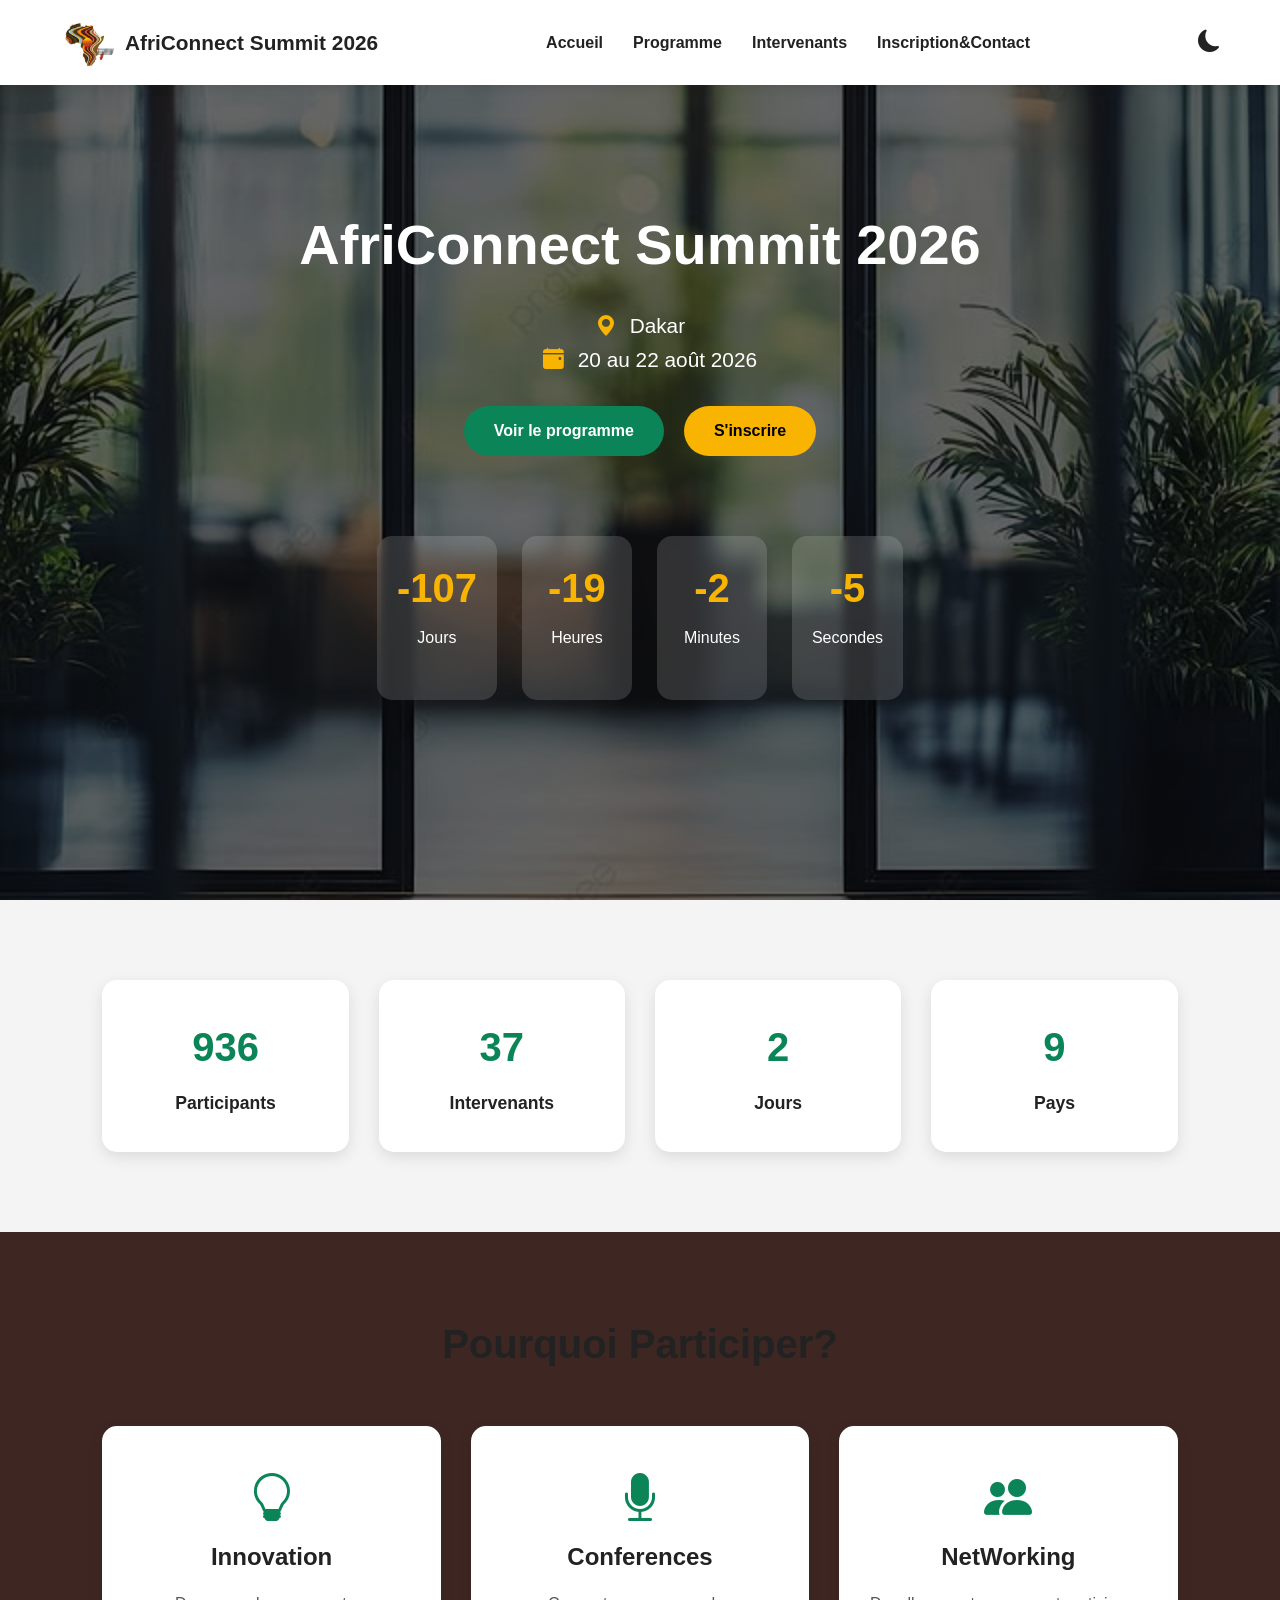
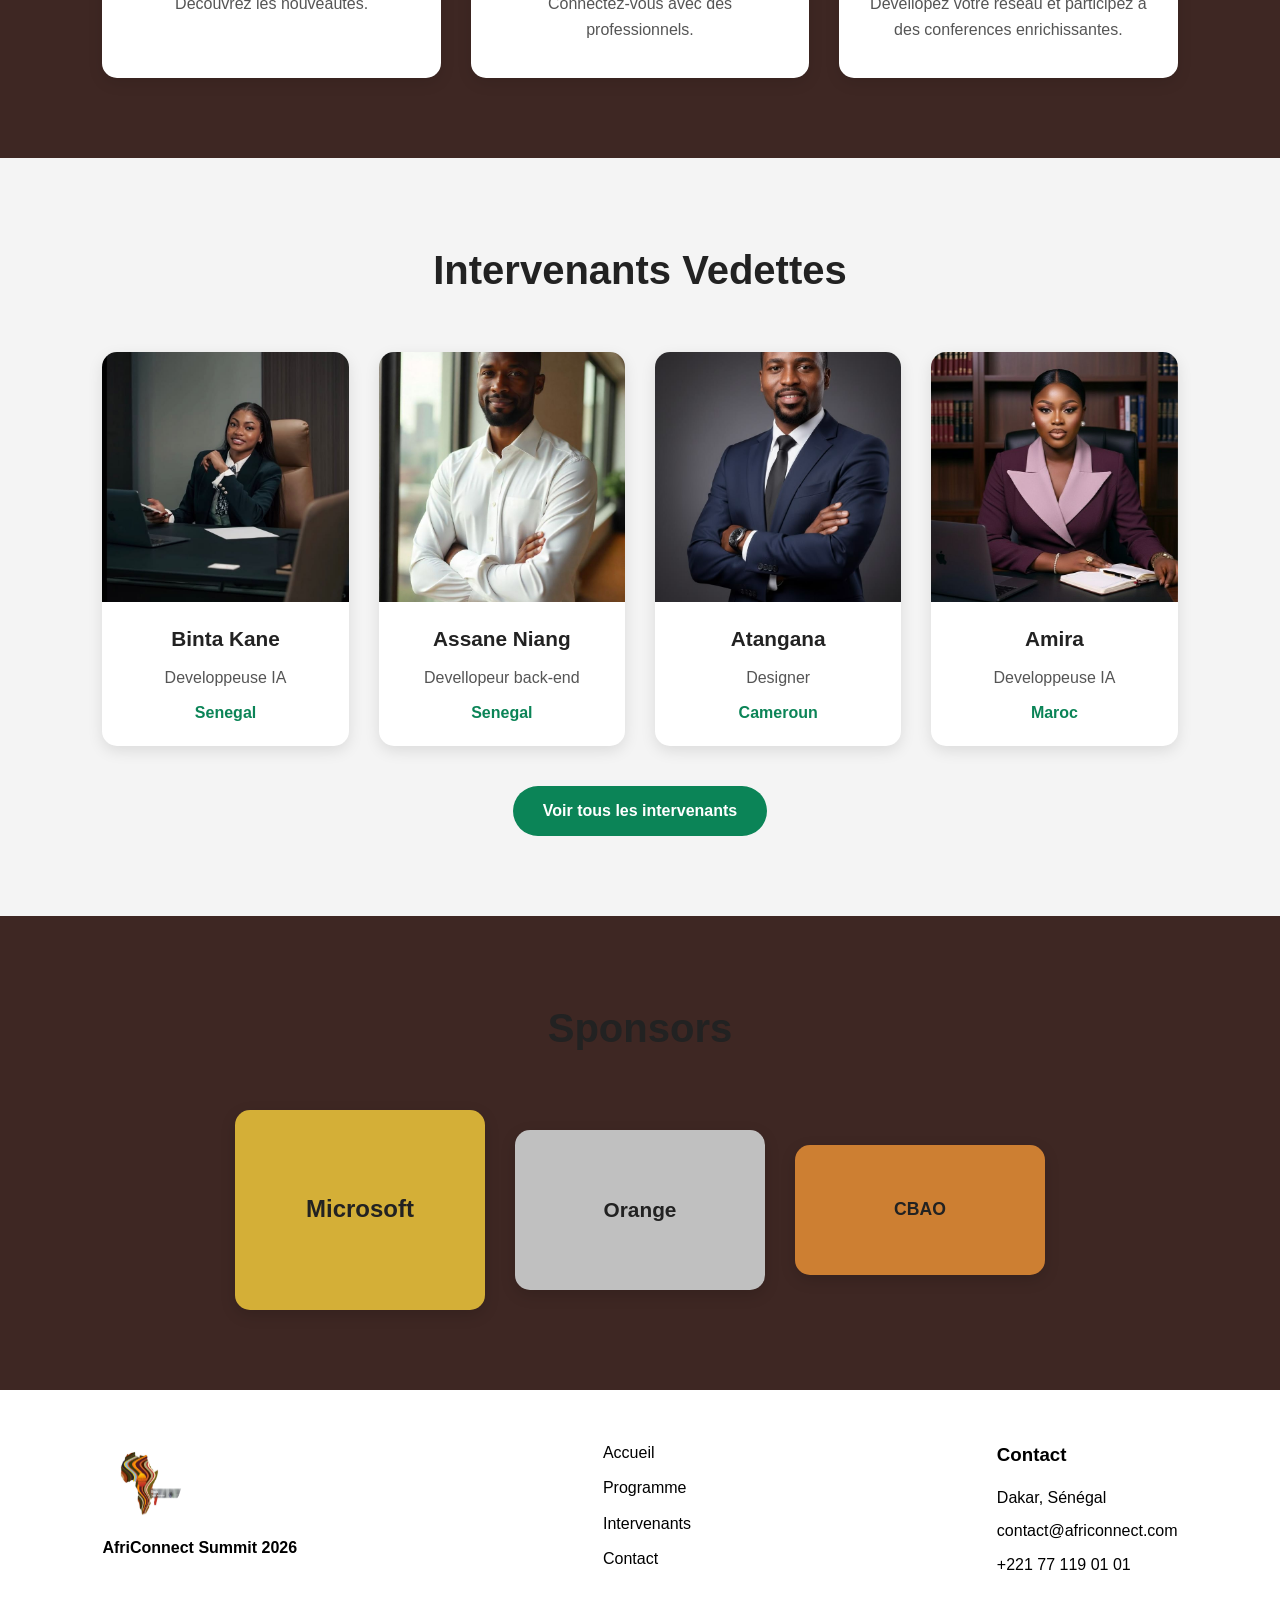
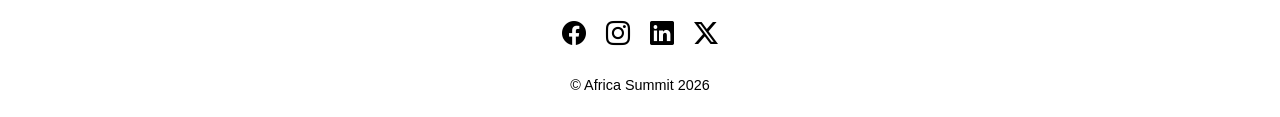
<file: index.html>
<!DOCTYPE html>
<html lang="fr">
<head>
    <meta charset="UTF-8">
    <meta name="viewport" content="width=device-width, initial-scale=1.0">
    <link rel="stylesheet" href="css/style.css">
     <link rel="stylesheet" href="https://cdn.jsdelivr.net/npm/bootstrap-icons@1.11.3/font/bootstrap-icons.min.css">
    <title>Africa summit </title>
</head>
<body>
    <nav>
         <div class="logo">
    <a href="index.html">
        <img src="images/logo-summit.jpg" alt="Logo AfriConnect Summit">
        <span>AfriConnect Summit 2026</span>
    </a>
</div>
         <button class="menu-toggle">
        <i class="bi bi-list"></i>
    </button>
    <ul>
        <li>
            <a href="index.html">Accueil</a>
        </li>
        <li>
            <a href="programme.html">Programme</a>
        </li>
        <li>
            <a href="intervenants.html">Intervenants</a>
        </li>
        <li>
            <a href="contact.html">Inscription&Contact</a>
        </li>
    </ul>
     <button id="theme-toggle">
        <i class="bi bi-moon-fill"></i>
    </button>
  </nav>
 <section class="hero">

   <h1 class="animation fade-in">
      AfriConnect Summit 2026
   </h1>

   <p class="animation slide-in">
    <i class="bi bi-geo-alt-fill"></i> Dakar <br>
    <i class="bi bi-calendar-event-fill"></i> 20 au 22 août 2026
</p>
   <div class="hero-btn">
      <a href="programme.html" class="btn">Voir le programme</a>
      <a href="contact.html" class="btn1">S'inscrire</a>
   </div>
<div class="rebours ">
    <div>
        <span id="jours">00</span>
        <p>Jours</p>
    </div>
    <div>
        <span id="heures">00</span>
        <p>Heures</p>
    </div>
    <div>
        <span id="minutes">00</span>
        <p>Minutes</p>
    </div>
    <div>
        <span id="secondes">00</span>
        <p>Secondes</p>
    </div>
    </div>
     </section> 
    <section class="chiffres animation fade-in">
        <div class="chiffre animation fade-in">
    <h2 class="compteurs" data-target="1200">0</h2>
    <p>Participants</p>
        </div>
        <div class="chiffre animation fade-in">
    <h2 class="compteurs" data-target="48">0</h2>
    <p>Intervenants</p>
        </div>
        <div class="chiffre animation fade-in">
    <h2 class="compteurs" data-target="3">0</h2>
    <p>Jours</p>
        </div>
        <div class="chiffre animation fade-in">
    <h2 class="compteurs" data-target="12">0</h2>
    <p>Pays</p>
        </div>
    </section>
    <section class="pourquoi">
        <h2>Pourquoi Participer?</h2>
        <div class="contenu">
            <div class="carte animation slide-in">
                <i class="bi bi-lightbulb"></i>
                <h3>Innovation</h3>
                <p>Decouvrez les nouveautes.</p>
            </div>
            <div class="carte animation slide-in">
                <i class="bi bi-mic-fill"></i>
                <h3>Conferences</h3>
                <p>Connectez-vous avec des professionnels.</p>
            </div>
            <div class="carte animation slide-in">
                <i class="bi bi-people-fill"></i>
                <h3>NetWorking</h3>
                <p>Devellopez votre reseau et participez a des conferences enrichissantes.</p>
            </div>
        </div>
    </section>
    <section class="vedettes">
    <h2>Intervenants Vedettes</h2>
        <div class="intervenants">
        <div class="intervenant">
            <img src="images/image3.jpg" alt="image">
            <h3>Binta Kane</h3>
            <p>Developpeuse IA</p>
            <span>Senegal</span>
        </div>
        <div class="intervenant">
            <img src="images/image4.jpg" alt="image">
            <h3>Assane Niang</h3>
            <p>Devellopeur back-end</p>
            <span>Senegal</span>
        </div>
        <div class="intervenant">
            <img src="images/image2.jpg" alt="image">
            <h3>Atangana</h3>
            <p>Designer</p>
            <span>Cameroun</span>
        </div>
        <div class="intervenant">
            <img src="images/image1.jpg" alt="image">
            <h3>Amira</h3>
            <p>Developpeuse IA</p>
            <span>Maroc</span>
        </div>
        </div>
 <a href="intervenants.html" class="btn">Voir tous les intervenants</a>
    </section>
<section class="sponsors">
    <h2>Sponsors</h2>
    <div class="sponsor">
        <div class="or">
           Microsoft
        </div>
        <div class="argent">
          Orange 
        </div>
        <div class="bronze">
          CBAO
        </div>
    </div>

</section>

<footer>

<div class="footer-container">
<div class="footer-logo">
    <img src="images/logo-summit.jpg" alt="Logo">
    <p>AfriConnect Summit 2026</p>
</div>

<div>

<ul>
    <li><a href="index.html">Accueil</a></li>
    <li><a href="programme.html">Programme</a></li>
    <li><a href="intervenants.html">Intervenants</a></li>
    <li><a href="contact.html">Contact</a></li>
</ul>

</div>

<div>
<h3>Contact</h3>

<p>Dakar, Sénégal</p>

<p>contact@africonnect.com</p>

<p>+221 77 119 01 01</p>

</div>

</div>
<div class="reseaux">
<i class="bi bi-facebook"></i>

<i class="bi bi-instagram"></i>

<i class="bi bi-linkedin"></i>

<i class="bi bi-twitter-x"></i>
</div>
<button id="haut">
    <i class="bi bi-arrow-up"></i>
</button>
<p class="defile">© <span id="year"></span> Africa Summit 2026</p>
</footer>
  <script src="JS/main.js"></script>
</body>
</html>
</file>
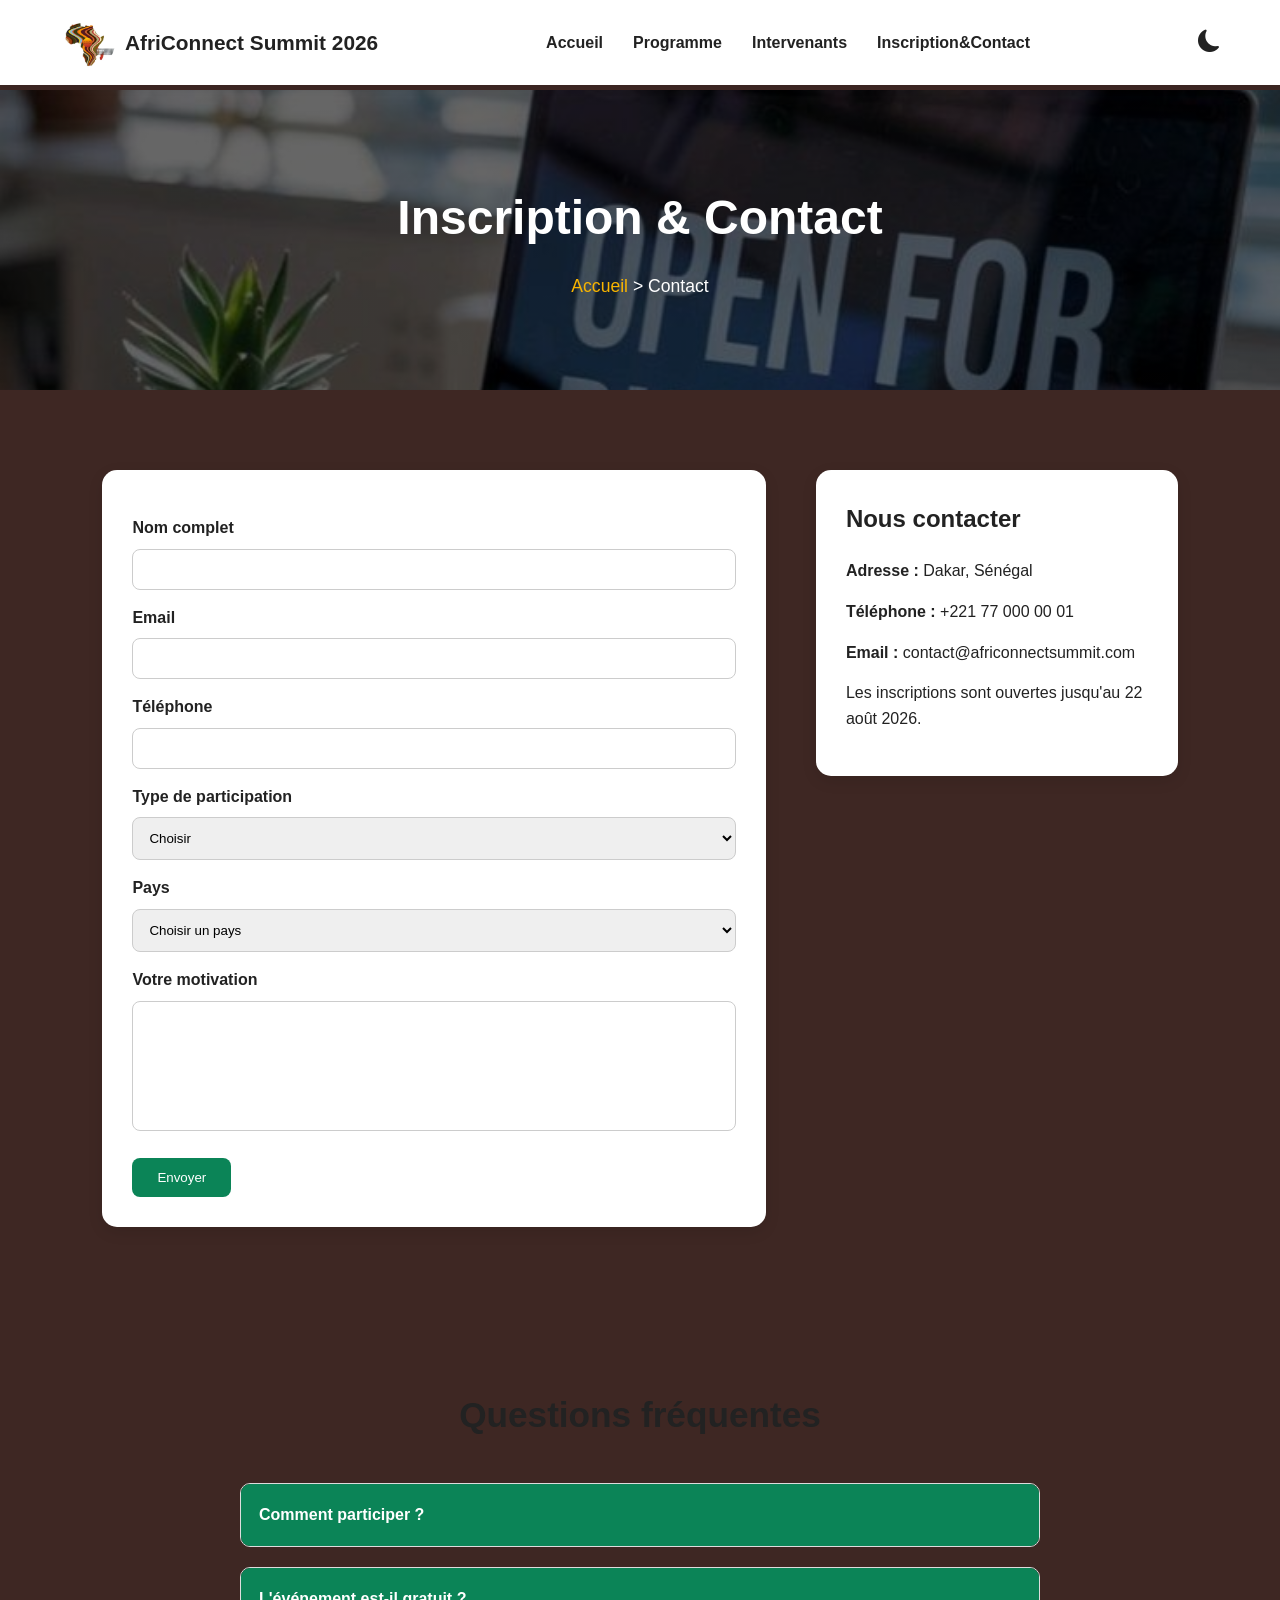
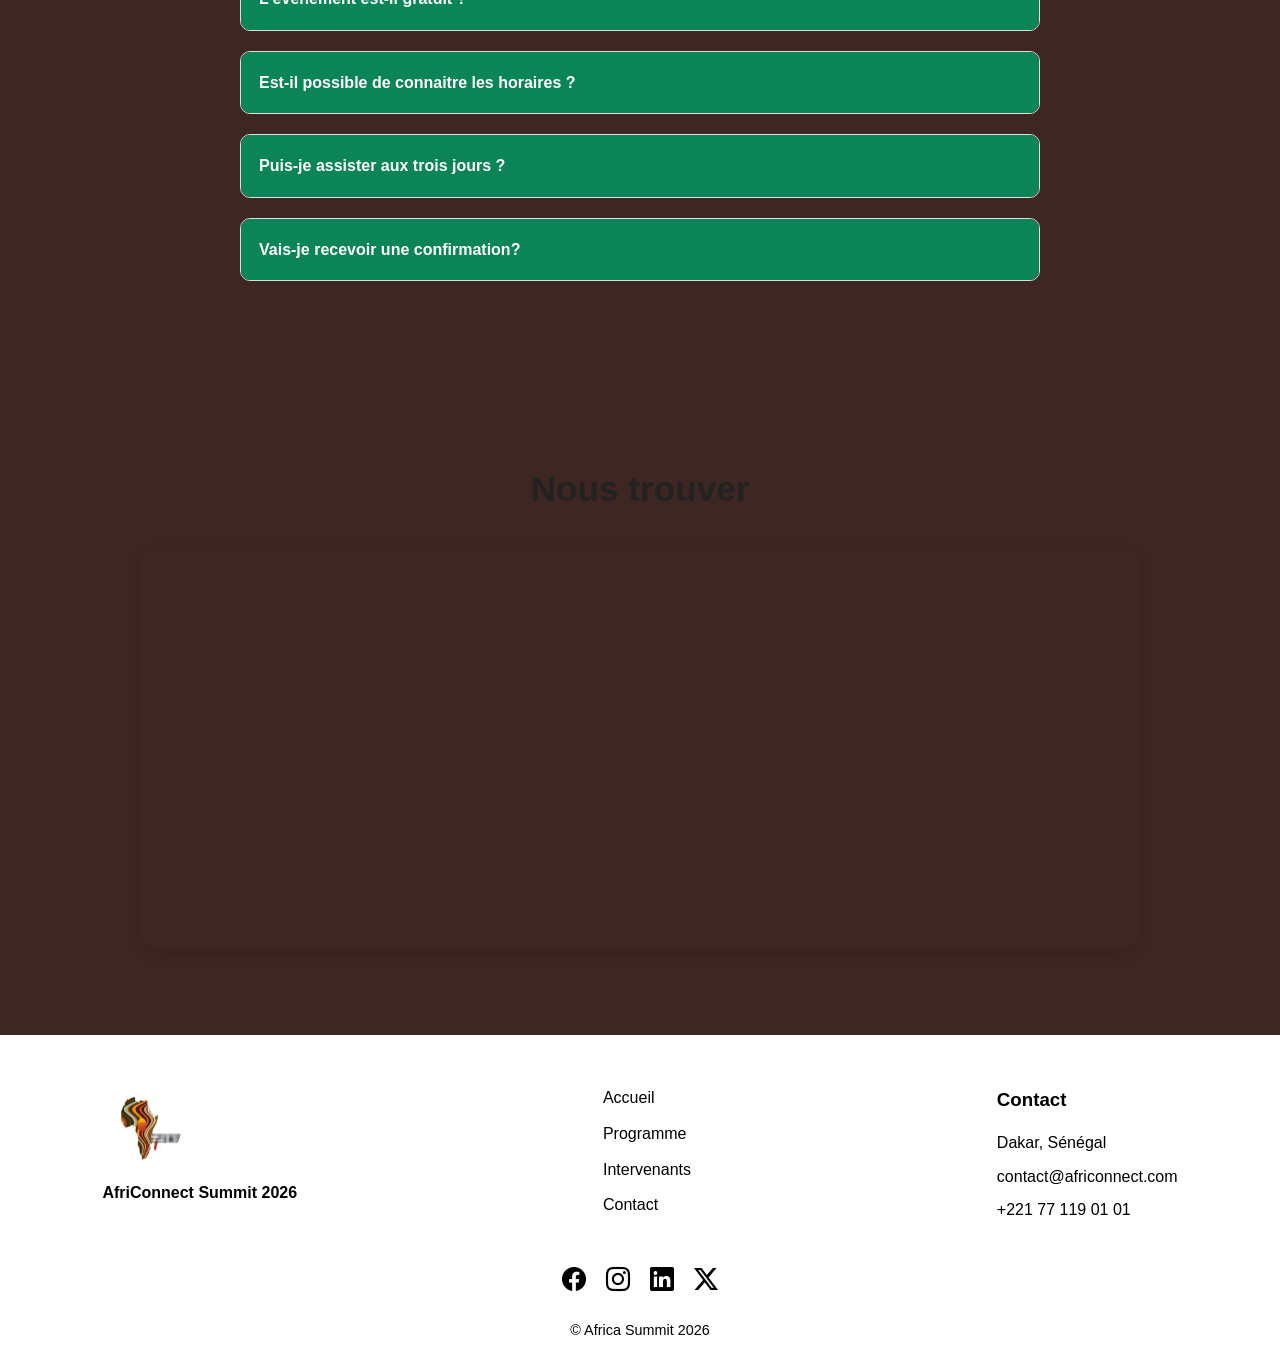
<file: contact.html>
<!DOCTYPE html>
<html lang="fr">
<head>
    <meta charset="UTF-8">
    <meta name="viewport" content="width=device-width, initial-scale=1.0">
    <link rel="stylesheet" href="css/style.css">
     <link rel="stylesheet" href="https://cdn.jsdelivr.net/npm/bootstrap-icons@1.11.3/font/bootstrap-icons.min.css">
    <title>Inscription et contact</title>
</head>
<body>
    <nav>
         <div class="logo">
    <a href="index.html">
        <img src="images/logo-summit.jpg" alt="Logo AfriConnect Summit">
        <span>AfriConnect Summit 2026</span>
    </a>
</div>
         <button class="menu-toggle">
        <i class="bi bi-list"></i>
    </button>
    <ul>
        <li>
            <a href="index.html">Accueil</a>
        </li>
        <li>
            <a href="programme.html">Programme</a>
        </li>
        <li>
            <a href="intervenants.html">Intervenants</a>
        </li>
        <li>
            <a href="contact.html">Inscription&Contact</a>
        </li>
    </ul>
     <button id="theme-toggle">
        <i class="bi bi-moon-fill"></i>
    </button>
  </nav>
  <section class="hero-interne">

    <h1>Inscription & Contact</h1>

    <p>
        <a href="index.html">Accueil</a> >
        Contact
    </p>

</section>
  <section class="contact-container animation fade-in">
<form id="formulaire">

    <label>Nom complet</label>
    <input type="text" id="nom">

    <small class="erreur"></small>

    <label>Email</label>
    <input type="email" id="email">

    <small class="erreur"></small>

    <label>Téléphone</label>
    <input type="tel" id="telephone">

    <small class="erreur"></small>

    <label>Type de participation</label>

    <select id="type">

        <option>Choisir</option>
        <option>Participant</option>
        <option>Intervenant</option>
        <option>Sponsor</option>

    </select>

    <small class="erreur"></small>

    <label>Pays</label>

    <select id="pays">

        <option>Choisir un pays</option>

        <option>Sénégal</option>
        <option>Mali</option>
        <option>Gambie</option>
        <option>Ghana</option>
        <option>Maroc</option>
        <option>Nigeria</option>
        <option>Kenya</option>
        <option>Tunisie</option>
        <option>Cameroun</option>
        <option>Côte d'Ivoire</option>

    </select>

    <small class="erreur"></small>

    <label>Votre motivation</label>

    <textarea id="message"></textarea>

    <small class="erreur"></small>

    <button type="submit">

        Envoyer

    </button>

</form>
  <div class="infos-contact">
<h2>Nous contacter</h2>

<p><strong>Adresse :</strong> Dakar, Sénégal</p>

<p><strong>Téléphone :</strong> +221 77 000 00 01</p>

<p><strong>Email :</strong> contact@africonnectsummit.com</p>

<p>
Les inscriptions sont ouvertes jusqu'au
22 août 2026.
</p>
</div>
</section>
<section class="faq animation slide-in">
    <h2>Questions fréquentes</h2>
  <div class="question">

    <input type="checkbox" id="q1">

    <label for="q1">
        Comment participer ?
    </label>

    <div class="reponse">
        Il suffit de remplir le formulaire d'inscription.
    </div>

</div>
<div class="question">

    <input type="checkbox" id="q2">

    <label for="q2">
        L'événement est-il gratuit ?
    </label>

    <div class="reponse">
        Oui, l'accès est gratuit après validation de l'inscription.
    </div>

</div>
<div class="question">

    <input type="checkbox" id="q3">

    <label for="q3">
        Est-il possible de connaitre les horaires ?
    </label>

    <div class="reponse">
        oui, c'est de 08H00 a 17H00.
    </div>
 </div>
    <div class="question">

    <input type="checkbox" id="q4">

    <label for="q4">
        Puis-je assister aux trois jours ?
    </label>

    <div class="reponse">
        Oui, tout a fait c'est bien possible .
    </div>

</div>
<div class="question">

    <input type="checkbox" id="q5">

    <label for="q5">
         Vais-je recevoir une confirmation?
    </label>

    <div class="reponse">
        oui, les confirmations sont envoyees sur les boites mail.
    </div>

</div>
</section>
<section class="map animation fade-in">
    <h2>Nous trouver</h2>
<iframe
    src="https://www.google.com/maps/embed?pb=!1m18!1m12!1m3!1d61744.444567618295!2d-17.50702465794345!3d14.711020811709197!2m3!1f0!2f0!3f0!3m2!1i1024!2i768!4f13.1!3m3!1m2!1s0xec172f5b3c5bb71%3A0xb17c17d92d5db21f!2sDakar!5e0!3m2!1sfr!2ssn!4v1781362316035!5m2!1sfr!2ssn"
    class="map-frame"
    height="250"
    loading="lazy"
    allowfullscreen>
</iframe>
</section>
<footer>

<div class="footer-container">

<div class="footer-logo">
    <img src="images/logo-summit.jpg" alt="Logo">
    <p>AfriConnect Summit 2026</p>
</div>

<div>

<ul>
    <li><a href="index.html">Accueil</a></li>
    <li><a href="programme.html">Programme</a></li>
    <li><a href="intervenants.html">Intervenants</a></li>
    <li><a href="contact.html">Contact</a></li>
</ul>

</div>

<div>
<h3>Contact</h3>

<p>Dakar, Sénégal</p>

<p>contact@africonnect.com</p>

<p>+221 77 119 01 01</p>

</div>

</div>
<div class="reseaux">
<i class="bi bi-facebook"></i>

<i class="bi bi-instagram"></i>

<i class="bi bi-linkedin"></i>

<i class="bi bi-twitter-x"></i>
</div>
<button id="haut">
    <i class="bi bi-arrow-up"></i>
</button>
<p class="defile">© <span id="year"></span> Africa Summit 2026</p>
</footer>
  <script src="JS/main.js"></script>
</body>
</html>
</file>
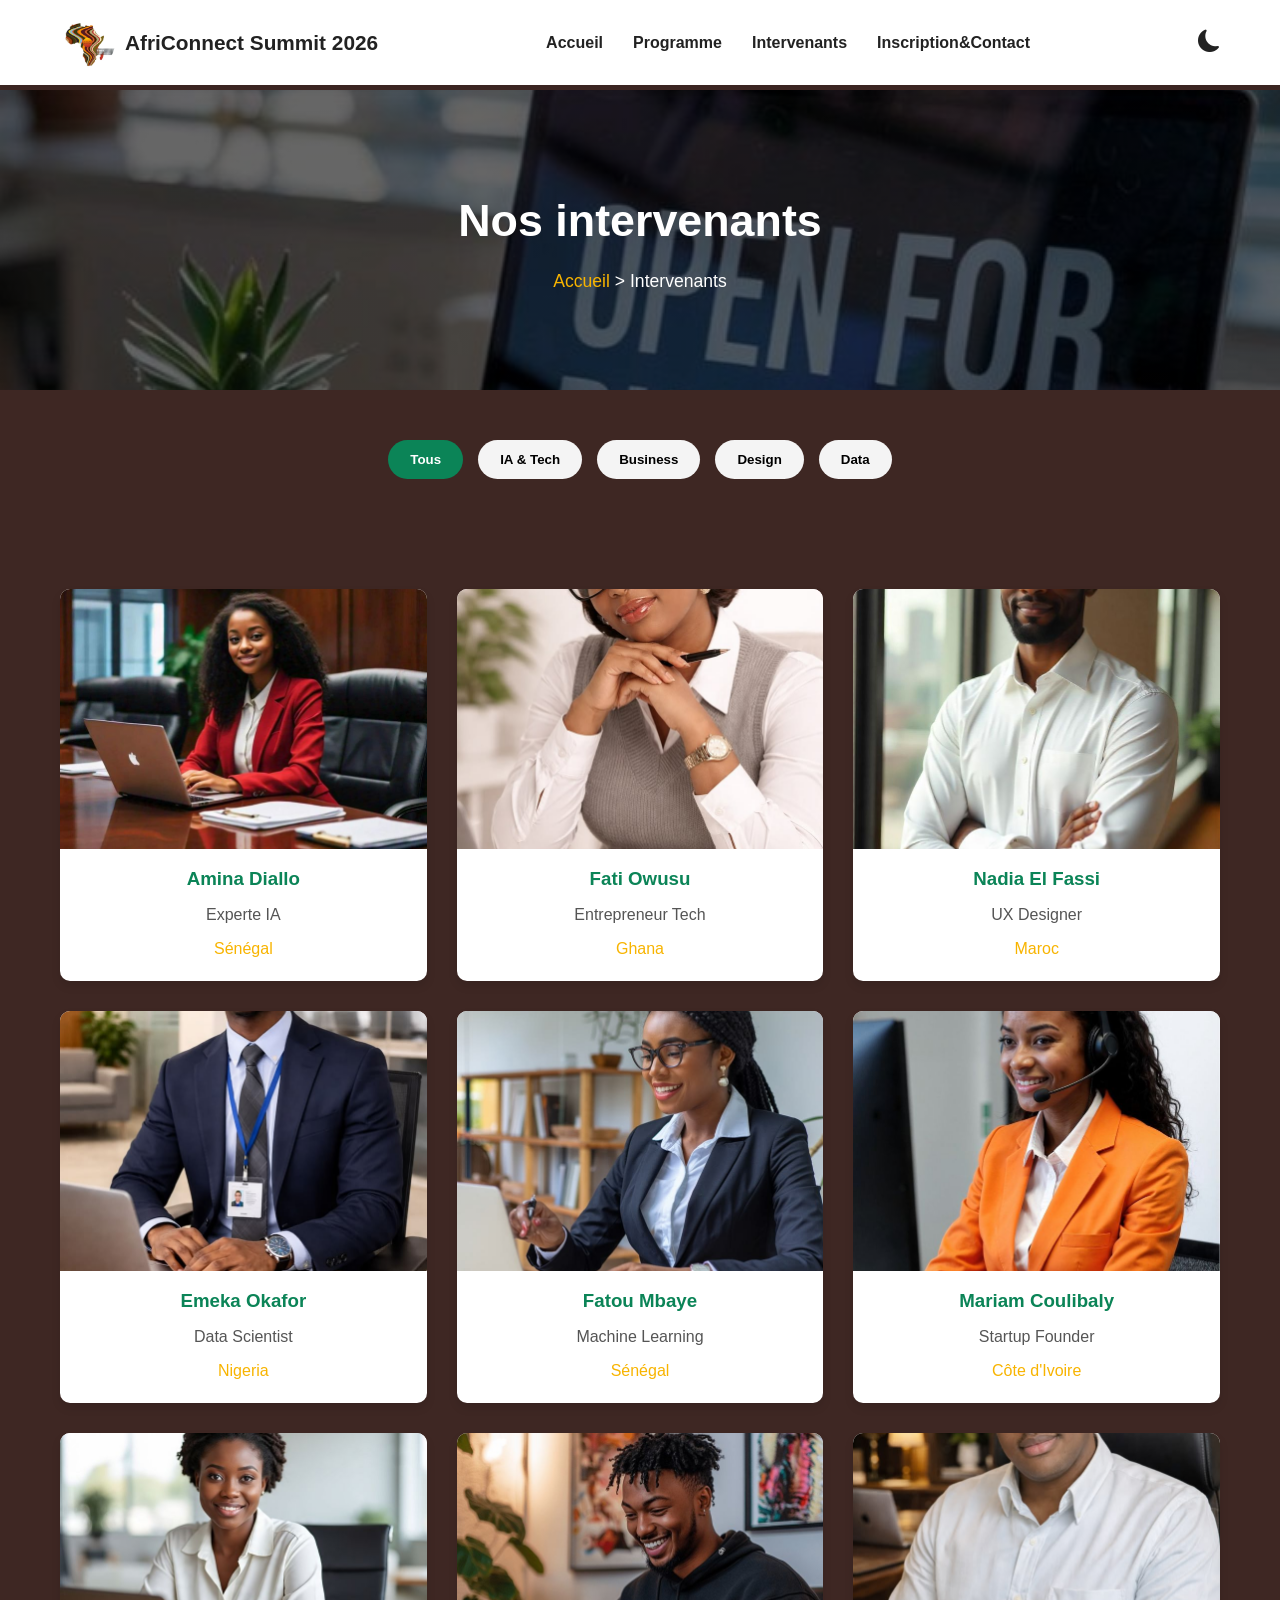
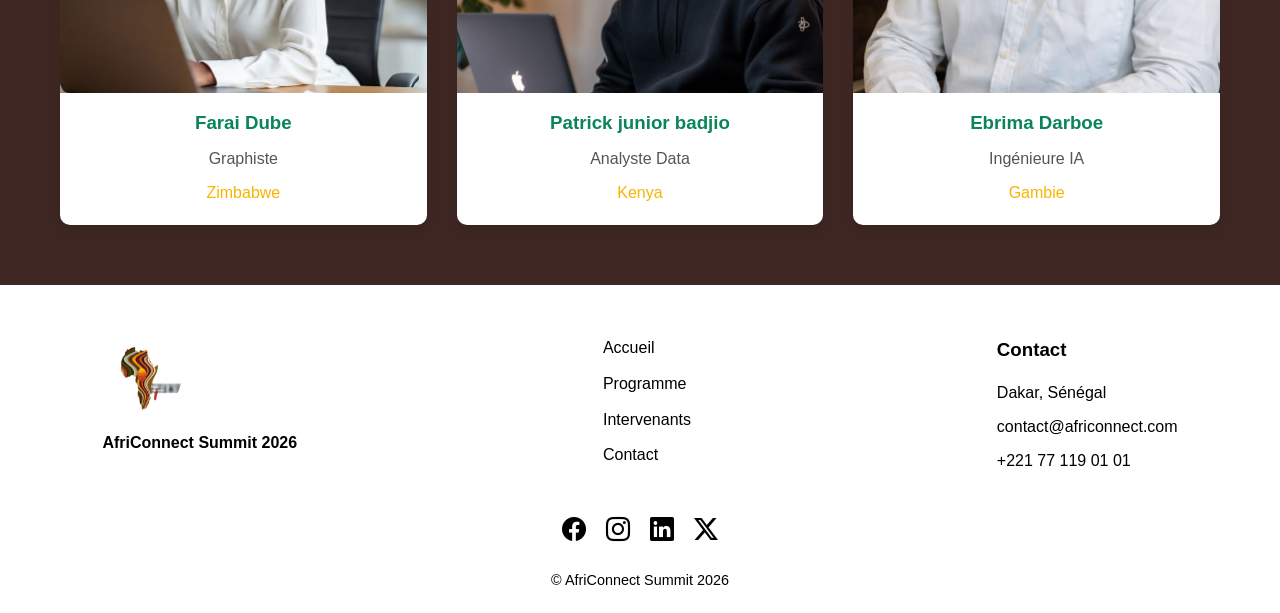
<file: intervenants.html>
<!DOCTYPE html>
<html lang="fr">
<head>
    <meta charset="UTF-8">
    <meta name="viewport" content="width=device-width, initial-scale=1.0">
    <link rel="stylesheet" href="css/style.css">
    <link rel="stylesheet" href="https://cdn.jsdelivr.net/npm/bootstrap-icons@1.11.3/font/bootstrap-icons.min.css">
    <title>AFRICONNECTSUMMIT</title>
</head>
<body>
    <nav>
        <div class="logo">
    <a href="index.html">
        <img src="images/logo-summit.jpg" alt="Logo AfriConnect Summit">
        <span>AfriConnect Summit 2026</span>
    </a>
</div>
        <button class="menu-toggle">
        <i class="bi bi-list"></i>
    </button>
    <ul>
        <li>
            <a href="index.html">Accueil</a>
        </li>
        <li>
            <a href="programme.html">Programme</a>
        </li>
        <li>
            <a href="intervenants.html">Intervenants</a>
        </li>
        <li>
            <a href="contact.html">Inscription&Contact</a>
        </li>
    </ul>
    <button id="theme-toggle">
    <i class="bi bi-moon-fill"></i>
</button>
  </nav>

    <!-- HERO -->

    <section class="hero-interne animation fade-in">

        <div class="hero-text">

            <h1>Nos intervenants</h1>

            <p>
                <a href="index.html">Accueil</a> >
                <span>Intervenants</span>
            </p>

        </div>

    </section>


    <!-- FILTRES -->

    <section class="filtre">

        <button class="btn-filtre active" data-filtre="tous">Tous</button>

        <button class="btn-filtre" data-filtre="ia">IA & Tech</button>

        <button class="btn-filtre" data-filtre="business">Business</button>

        <button class="btn-filtre" data-filtre="design">Design</button>

        <button class="btn-filtre" data-filtre="data">Data</button>

    </section>


    <!-- INTERVENANTS -->

    <section class="intervenants-2 animation fade-in">

        <div class="grille-intervenants">

            <div class="carte-intervenant ia">

                <img src="images/fourth.jpg" alt="Intervenant">

                <h3>Amina Diallo</h3>

                <p>Experte IA</p>

                <h4>Sénégal</h4>

            </div>


            <div class="carte-intervenant business">

                <img src="images/sixth.jpg" alt="Intervenant">

                <h3>Fati Owusu</h3>

                <p>Entrepreneur Tech</p>

                <h4>Ghana</h4>

            </div>


            <div class="carte-intervenant design">

                <img src="images/image4.jpg" alt="Intervenant">

                <h3>Nadia El Fassi</h3>

                <p>UX Designer</p>

                <h4>Maroc</h4>

            </div>


            <div class="carte-intervenant data">

                <img src="images/heighth.jpg" alt="Intervenant">

                <h3>Emeka Okafor</h3>

                <p>Data Scientist</p>

                <h4>Nigeria</h4>

            </div>


            <div class="carte-intervenant ia">

                <img src="images/seventh.jpg" alt="Intervenant">

                <h3>Fatou Mbaye</h3>

                <p>Machine Learning</p>

                <h4>Sénégal</h4>

            </div>


            <div class="carte-intervenant business">

                <img src="images/third.jpg" alt="Intervenant">

                <h3>Mariam Coulibaly</h3>

                <p>Startup Founder</p>

                <h4>Côte d'Ivoire</h4>

            </div>


            <div class="carte-intervenant design">

                <img src="images/nineth.jpg" alt="Intervenant">

                <h3>Farai Dube</h3>

                <p>Graphiste</p>

                <h4>Zimbabwe</h4>

            </div>


            <div class="carte-intervenant data">

                <img src="images/second.jpg" alt="Intervenant">

                <h3>Patrick junior badjio</h3>

                <p>Analyste Data</p>

                <h4>Kenya</h4>

            </div>


            <div class="carte-intervenant ia">

                <img src="images/first.jpg" alt="Intervenant">

                <h3>Ebrima Darboe</h3>

                <p>Ingénieure IA</p>

                <h4>Gambie</h4>

            </div>

        </div>

    </section>
    <footer>

<div class="footer-container">

<div class="footer-logo">
    <img src="images/logo-summit.jpg" alt="Logo">
    <p>AfriConnect Summit 2026</p>
</div>

<div>

<ul>
    <li><a href="index.html">Accueil</a></li>
    <li><a href="programme.html">Programme</a></li>
    <li><a href="intervenants.html">Intervenants</a></li>
    <li><a href="contact.html">Contact</a></li>
</ul>

</div>

<div>
<h3>Contact</h3>

<p>Dakar, Sénégal</p>

<p>contact@africonnect.com</p>

<p>+221 77 119 01 01</p>

</div>

</div>
<div class="reseaux">
<i class="bi bi-facebook"></i>

<i class="bi bi-instagram"></i>

<i class="bi bi-linkedin"></i>

<i class="bi bi-twitter-x"></i>
<button id="haut">
    <i class="bi bi-arrow-up"></i>
</button>
</div>
<p class="defile">© <span id="year"></span>  AfriConnect Summit 2026</p>
</footer>
  <script src="JS/main.js"></script>
</body>
</html>
</file>
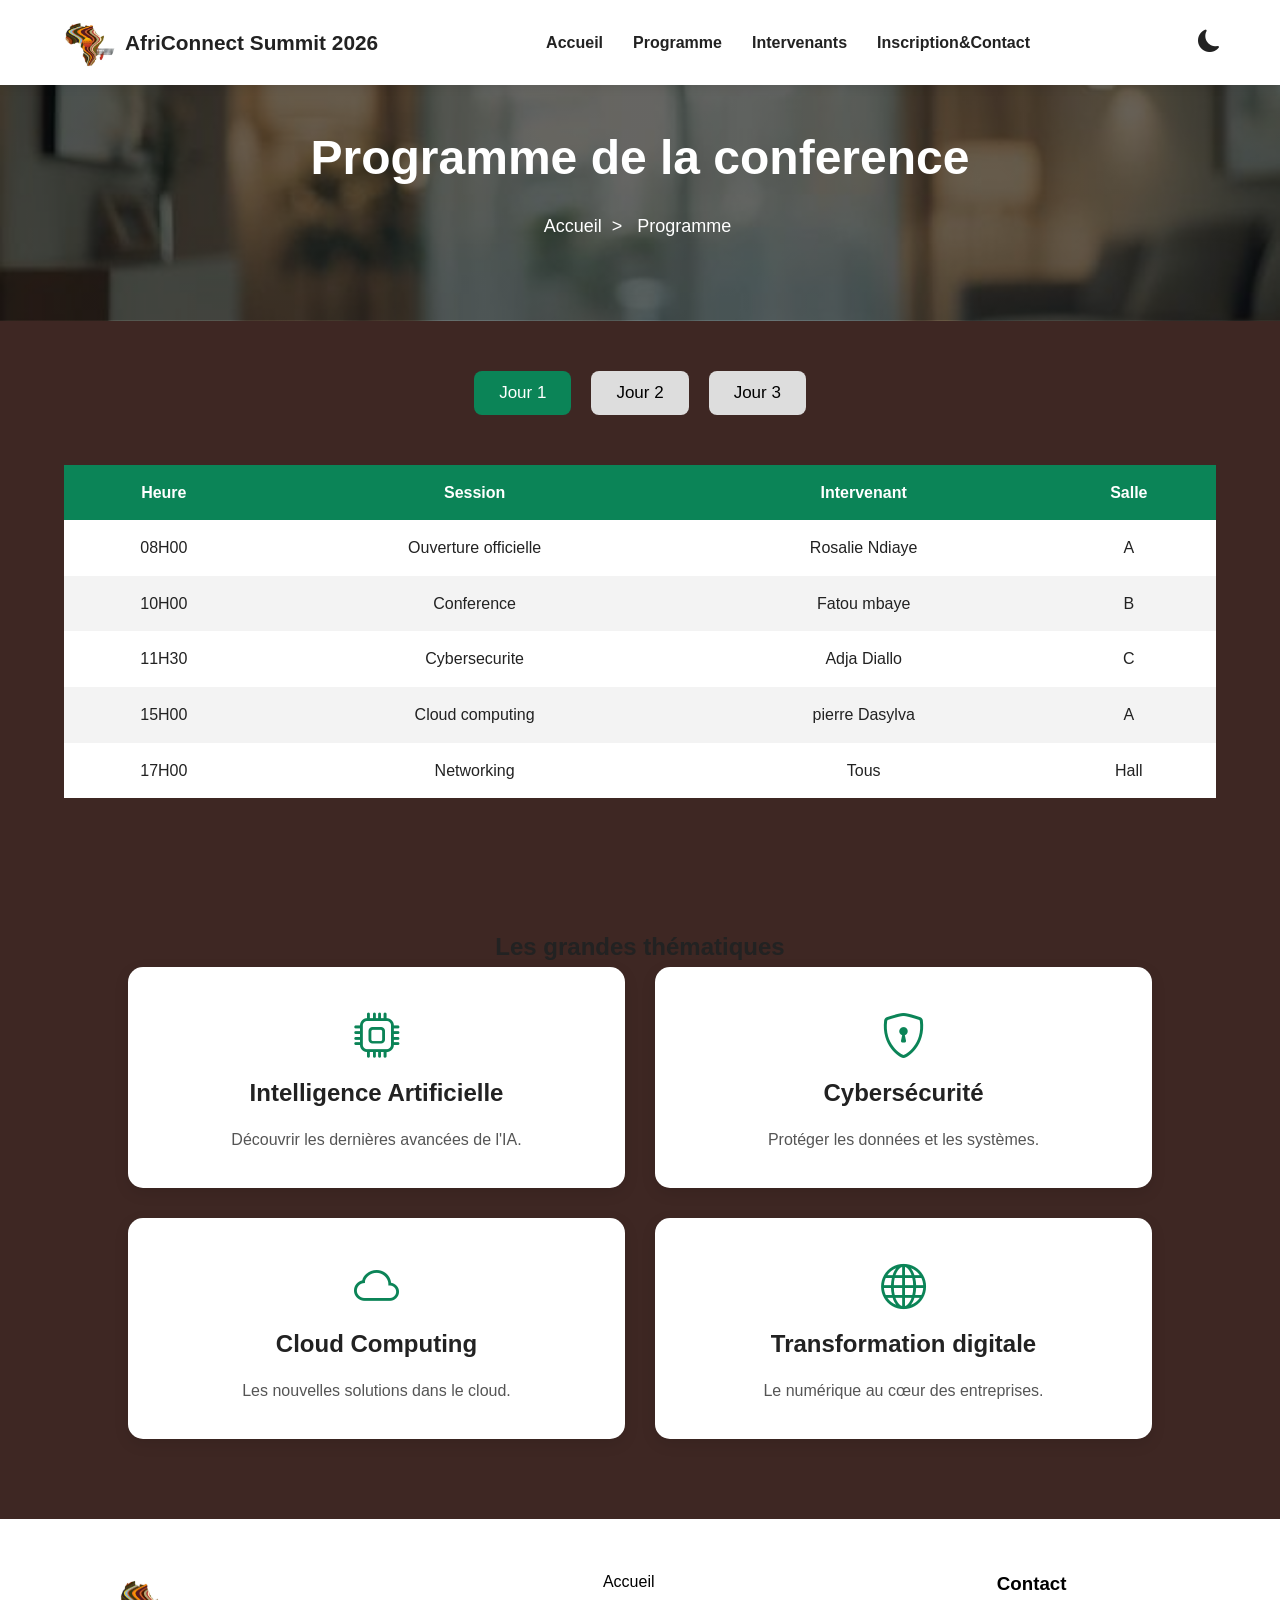
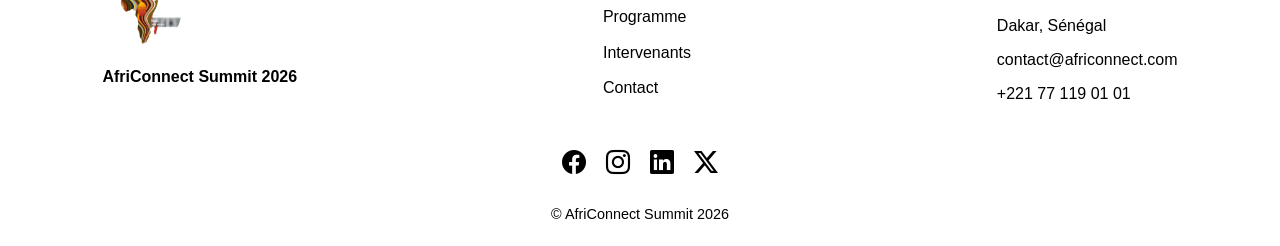
<file: programme.html>
<!DOCTYPE html>
<html lang="fr">
<head>
    <meta charset="UTF-8">
    <meta name="viewport" content="width=device-width, initial-scale=1.0">
    <link rel="stylesheet" href="css/style.css">
     <link rel="stylesheet" href="https://cdn.jsdelivr.net/npm/bootstrap-icons@1.11.3/font/bootstrap-icons.min.css">
    <title> AfriConnect Summit 2026</title>
</head>
<body>
       <nav>
         <div class="logo">
    <a href="index.html">
        <img src="images/logo-summit.jpg" alt="Logo AfriConnect Summit">
        <span>AfriConnect Summit 2026</span>
    </a>
</div>
         <button class="menu-toggle">
        <i class="bi bi-list"></i>
    </button>
    <ul>
        <li>
            <a href="index.html">Accueil</a>
        </li>
        <li>
            <a href="programme.html">Programme</a>
        </li>
        <li>
            <a href="intervenants.html">Intervenants</a>
        </li>
        <li>
            <a href="contact.html">Inscription&Contact</a>
        </li>
    </ul>
     <button id="theme-toggle">
        <i class="bi bi-moon-fill"></i>
    </button>
  </nav>
<section class="hero-programme">
    <div class="hero-content">
        <h1>Programme de la conference</h1>
        <div class="fil-ariane">
    <a href="index.html">Accueil</a>
    <span>></span>
    <span>Programme</span>
</div>
    </div>
</section>
<!--onglets-->
<section  class="programme-tabs animation fade-in">
    <button class="tab active" data-jour="jour1">Jour 1</button>
<button class="tab" data-jour="jour2">Jour 2</button>
<button class="tab" data-jour="jour3">Jour 3</button>
</section>
 
<!--tableau day1-->
<section id="jour1" class="planning active">
    <div class="table-responsive">
    <table>
        <thead>
            <tr>
                <th>Heure</th>
                <th>Session</th>
                <th>Intervenant</th>
                <th>Salle</th>
            </tr>
        </thead>
        <tbody>
            <tr>
                <td>08H00</td>
                <td>Ouverture officielle</td>
                <td>Rosalie Ndiaye</td>
                <td>A</td>
            </tr>
            <tr>
              <td>10H00</td>
                <td>Conference</td>
                <td>Fatou mbaye</td>
                <td>B</td>
            </tr>
            <tr>
              <td>11H30</td>
                <td>Cybersecurite</td>
                <td>Adja Diallo</td>
                <td>C</td>
            </tr>
            <tr>
              <td>15H00</td>
                <td>Cloud computing</td>
                <td>pierre Dasylva</td>
                <td>A</td>
            </tr>
            <tr>
              <td>17H00</td>
                <td>Networking</td>
                <td>Tous</td>
                <td>Hall</td>
            </tr>
        </tbody>
    </table>
    </div>
</section>
<section  id="jour2" class="planning">
    <div class="table-responsive">
    <table>
        <thead>
            <tr>
                <th>Heure</th>
                <th>Session</th>
                <th>Intervenant</th>
                <th>Salle</th>
            </tr>
        </thead>
        <tbody>
            <tr>
                <td>08H00</td>
                <td>Ouvrture officielle</td>
                <td>Baabacar Sy</td>
                <td>A</td>
            </tr>
            <tr>
              <td>10H00</td>
                <td>Developpment Web</td>
                <td>Bamba Fall</td>
                <td>B</td>
            </tr>
            <tr>
              <td>11H30</td>
                <td>Intelligence Artificielle</td>
                <td>Khadim Faye</td>
                <td>C</td>
            </tr>
            <tr>
              <td>15H00</td>
                <td>UX/UI</td>
                <td>Khoudia Dia</td>
                <td>A</td>
            </tr>
            <tr>
              <td>17H00</td>
                <td>Atelier Pratique</td>
                <td>Khady Kane</td>
                <td>Hall</td>
            </tr>
        </tbody>
    </table>
    </div>
</section>
<section id="jour3" class="planning">
    <div class="table-responsive">
    <table>
        <thead>
            <tr>
                <th>Heure</th>
                <th>Session</th>
                <th>Intervenant</th>
                <th>Salle</th>
            </tr>
        </thead>
        <tbody>
            <tr>
                <td>08H00</td>
                <td>Blockchain</td>
                <td>Mariam Diop</td>
                <td>A</td>
            </tr>
            <tr>
              <td>10H00</td>
                <td>Big Data</td>
                <td>Idrissa Camara</td>
                <td>B</td>
            </tr>
            <tr>
              <td>11H30</td>
                <td>Startup Pitch</td>
                <td>Samba Ndiaye</td>
                <td>C</td>
            </tr>
            <tr>
              <td>15H00</td>
                <td>Entrepreneuriat</td>
                <td>Mbacke Samb</td>
                <td>A</td>
            </tr>
            <tr>
              <td>17H00</td>
                <td>Cloture</td>
                <td>Tous</td>
                <td>Hall</td>
            </tr>
        </tbody>
    </table>
    </div>
</section>
<section class="thematiques animation slide-in">

    <h2>Les grandes thématiques</h2>

    <div class="grille">

        <div class="carte">
            <i class="bi bi-cpu"></i>
            <h3>Intelligence Artificielle</h3>
            <p>Découvrir les dernières avancées de l'IA.</p>
        </div>

        <div class="carte">
            <i class="bi bi-shield-lock"></i>
            <h3>Cybersécurité</h3>
            <p>Protéger les données et les systèmes.</p>
        </div>

        <div class="carte">
            <i class="bi bi-cloud"></i>
            <h3>Cloud Computing</h3>
            <p>Les nouvelles solutions dans le cloud.</p>
        </div>

        <div class="carte">
            <i class="bi bi-globe"></i>
            <h3>Transformation digitale</h3>
            <p>Le numérique au cœur des entreprises.</p>
        </div>

    </div>

</section>  
<footer>

<div class="footer-container">

<div class="footer-logo">
    <img src="images/logo-summit.jpg" alt="Logo">
    <p>AfriConnect Summit 2026</p>
</div>

<div>

<ul>
<li><a href="index.html">Accueil</a></li>
<li><a href="programme.html">Programme</a></li>
<li><a href="intervenants.html">Intervenants</a></li>
<li><a href="contact.html">Contact</a></li>
</ul>

</div>

<div>
<h3>Contact</h3>

<p>Dakar, Sénégal</p>

<p>contact@africonnect.com</p>

<p>+221 77 119 01 01</p>

</div>

</div>
<div class="reseaux">
<i class="bi bi-facebook"></i>

<i class="bi bi-instagram"></i>

<i class="bi bi-linkedin"></i>

<i class="bi bi-twitter-x"></i>
</div>
<button id="haut">
    <i class="bi bi-arrow-up"></i>
</button>
<p class="defile">© <span id="year"></span> AfriConnect Summit 2026</p>
</footer>
  <script src="JS/main.js"></script>
 </body>
</html>
</file>
<file: css/style.css>
/*==========================
RESET navbar
==========================*/

*{
    margin: 0;
    padding: 0;
    box-sizing: border-box;
}

body{
    font-family: Arial, Helvetica, sans-serif;
    line-height:1.6;
    background:#3E2723;
    color:#222;
}
html, body{
    overflow-x:hidden;
}

img{
    max-width: 100%;
    display: block;
}

a{
    text-decoration: none;
}

ul{
    list-style: none;
}

/*==========================
VARIABLES
==========================*/

:root{
    --couleur-principale:#0b8457;
    --couleur-secondaire:#f8b400;
    --blanc:#ffffff;
    --noir:#222222;
    --gris:#f4f4f4;
}
[data-theme="dark"]{
    --blanc:#222;
    --noir:#ffffff;
    --gris:#333;
}

[data-theme="dark"] body{
    background:#222;
    color:white;
}

[data-theme="dark"] .carte,
[data-theme="dark"] .chiffre,
[data-theme="dark"] .intervenant,
[data-theme="dark"] .carte-intervenant,
[data-theme="dark"] #formulaire,
[data-theme="dark"] .infos-contact{
    background:#333;
    color:white;
}


/*==========================
NAVBAR
==========================*/

nav{
    position: fixed;
    top: 0;
    left: 0;
    width: 100%;
    background: var(--blanc);
    display: flex;
    justify-content: space-between;
    align-items: center;
    padding: 15px 60px;
    box-shadow: 0 2px 10px rgba(0,0,0,.1);
    z-index: 1000;
     transition:0.3s ease;
}
nav.scrolled{
    background:var(--couleur-principale);
    box-shadow:0 8px 30px rgba(0,0,0,.35);
}
nav.scrolled ul li a{
    color:white;
}

nav.scrolled .logo a{
    color:white;
}

nav.scrolled #theme-toggle{
    color:white;
}

/* Logo */

.logo a{
    display: flex;
    align-items: center;
    gap: 10px;
    color: var(--noir);
    font-size: 1.3rem;
    font-weight: bold;
}

.logo img{
    width:55px;
    height:55px;
    object-fit:cover;
    border-radius:50%;
}

/* Liens */

nav ul{
    display: flex;
    gap: 30px;
}

nav ul li a{
    color: var(--noir);
    font-weight: 600;
    transition: .3s;
}

nav ul li a:hover{
    color: var(--couleur-principale);
}

/* Bouton Dark/Light */

#theme-toggle{
    background: none;
    border: none;
    font-size: 1.4rem;
    cursor: pointer;
    color: var(--noir);
}
@media (max-width:768px){

    .logo a{
        font-size:1rem;
    }

    .logo img{
        width:45px;
        height:45px;
    }

    nav{
        padding:12px 15px;
    }

}

/* Menu hamburger */

.menu-toggle{
    display: none;
    background: none;
    border: none;
    font-size: 2rem;
    cursor: pointer;
    position: relative;
    z-index: 1001;
}
[data-theme="dark"] nav ul{
    background:#222;
}

[data-theme="dark"] nav ul li a{
    color:white;
}

[data-theme="dark"] nav ul li a:hover{
    color:var(--couleur-secondaire);
}

.fil-ariane{
    margin-top: 10px;
    color: white;
}

.fil-ariane a{
    color: white;
}

/*==========================
HERO
==========================*/

.hero{
    min-height: 100vh;
    background: linear-gradient(rgba(0,0,0,.6), rgba(0,0,0,.6)),
    url("../images/hero.jpg.jpg");
    background-size: cover;
    background-position: center;
    background-repeat: no-repeat;

    display: flex;
    flex-direction: column;
    justify-content: center;
    align-items: center;

    text-align: center;
    color: var(--blanc);

    padding: 100px 20px;
}

.hero h1{
    font-size: 3.5rem;
    margin-bottom: 20px;
}

.hero p{
    font-size: 1.3rem;
    margin-bottom: 30px;
}

.hero-btn{
    display: flex;
    gap: 20px;
    margin-bottom: 40px;
}
.hero p i{
    margin-right:8px;
    color:var(--couleur-secondaire);
}

.hero p i:nth-of-type(2){
    margin-left:20px;
}
/*==========================
BOUTONS
==========================*/

.btn,
.btn1{
    display: inline-block;
    padding: 12px 30px;
    border-radius: 30px;
    font-weight: bold;
    transition: .3s;
}


/* Bouton programme */

.btn{
    background: var(--couleur-principale);
    color: white;
}


/* Bouton inscription */

.btn1{
    background: var(--couleur-secondaire);
    color: black;
}


.btn:hover,
.btn1:hover{
    transform: translateY(-5px);
    opacity: .85;
}

/*==========================
COMPTE A REBOURS
==========================*/

.rebours{
    display: flex;
    justify-content: center;
    gap: 25px;
    margin-top: 40px;
    flex-wrap: wrap;
}

.rebours div{
    background: rgba(255,255,255,0.15);
    backdrop-filter: blur(5px);
    padding: 20px;
    border-radius: 15px;
    min-width: 110px;
}

.rebours span{
    display: block;
    font-size: 2.5rem;
    font-weight: bold;
    color: var(--couleur-secondaire);
}

.rebours p{
    margin-top: 5px;
    font-size: 1rem;
    color: white;
}

/*==========================
CHIFFRES CLES
==========================*/

.chiffres{
    display: grid;
    grid-template-columns: repeat(4, 1fr);
    gap: 30px;
    padding: 80px 8%;
    background: var(--gris);
}

.chiffre{
    background: white;
    padding: 35px 20px;
    text-align: center;
    border-radius: 15px;
    box-shadow: 0 5px 15px rgba(0,0,0,.1);
    transition: .3s;
}

.chiffre:hover{
    transform: translateY(-10px);
}

.chiffre h2{
    font-size: 2.5rem;
    color: var(--couleur-principale);
    margin-bottom: 10px;
}

.chiffre p{
    font-size: 1.1rem;
    font-weight: bold;
}
/*==========================
POURQUOI PARTICIPER
==========================*/

.pourquoi{
    padding: 80px 8%;
    text-align: center;
}

.pourquoi h2{
    font-size: 2.5rem;
    margin-bottom: 50px;
    color: var(--noir);
}

.contenu{
    display: flex;
    justify-content: center;
    gap: 30px;
}

.carte{
    background: white;
    padding: 35px 25px;
    border-radius: 15px;
    box-shadow: 0 5px 15px rgba(0,0,0,.1);
    flex: 1;
    transition: .3s;
}

.carte:hover{
    transform: translateY(-10px);
}

.carte i{
    font-size: 3rem;
    color: var(--couleur-principale);
    margin-bottom: 20px;
}

.carte h3{
    font-size: 1.5rem;
    margin-bottom: 15px;
}

.carte p{
    color: #555;
}

/*==========================
INTERVENANTS VEDETTES
==========================*/

.vedettes{
    padding: 80px 8%;
    text-align: center;
    background: var(--gris);
}

.vedettes h2{
    font-size: 2.5rem;
    margin-bottom: 50px;
}

/* Grille des intervenants */

.intervenants{
    display: grid;
    grid-template-columns: repeat(4, 1fr);
    gap: 30px;
    margin-bottom: 40px;
}

.intervenant{
    background: white;
    border-radius: 15px;
    overflow: hidden;
    box-shadow: 0 5px 15px rgba(0,0,0,.1);
    transition: .3s;
}

.intervenant:hover{
    transform: translateY(-10px);
}

/* Images */

.intervenant img{
    width: 100%;
    height: 250px;
    object-fit: cover;
}

.intervenant h3{
    margin-top: 20px;
    font-size: 1.3rem;
}

.intervenant p{
    color: #555;
    margin: 10px 0;
}

.intervenant span{
    display: inline-block;
    margin-bottom: 20px;
    color: var(--couleur-principale);
    font-weight: bold;
}

/*==========================
SPONSORS
==========================*/

.sponsors{
    padding: 80px 8%;
    text-align: center;
}

.sponsors h2{
    font-size: 2.5rem;
    margin-bottom: 50px;
}

.sponsor{
    display: flex;
    justify-content: center;
    align-items: center;
    gap: 30px;
}

/* Cartes sponsors */

.or,
.argent,
.bronze{
    width: 250px;
    border-radius: 15px;
    display: flex;
    justify-content: center;
    align-items: center;
    font-weight: bold;
    box-shadow: 0 5px 15px rgba(0,0,0,.15);
    transition: .3s;
}

/* Différence de taille selon le niveau */

.or{
    height: 200px;
    background: #d4af37;
    font-size: 1.5rem;
}

.argent{
    height: 160px;
    background: #c0c0c0;
    font-size: 1.3rem;
}

.bronze{
    height: 130px;
    background: #cd7f32;
    font-size: 1.1rem;
}

.or:hover,
.argent:hover,
.bronze:hover{
    transform: translateY(-10px);
}

/*==========================
FOOTER
==========================*/

footer{
    background: white;
    color: black;
    padding: 50px 8% 20px;
    position: relative;
}

.footer-container{
    display: flex;
    justify-content: space-between;
    gap: 40px;
    margin-bottom: 30px;
}

/* Logo footer */

.footer-logo img{
    width: 80px;
    height: 80px;
    border-radius: 50%;
    margin-bottom: 15px;
}

.footer-logo p{
    font-weight: bold;
}

/* Liens */

.footer-container ul li{
    margin-bottom: 10px;
}

.footer-container ul li a{
    color: black;
    transition: .3s;
}

.footer-container ul li a:hover{
    color: var(--couleur-secondaire);
}

/* Contact */

.footer-container h3{
    margin-bottom: 15px;
}

.footer-container p{
    margin-bottom: 8px;
}
[data-theme="dark"] footer{
    background:#111;
    color:white;
}

[data-theme="dark"] .footer-container a{
    color:white;
}

/* Réseaux sociaux */

.reseaux{
    display: flex;
    justify-content: center;
    gap: 20px;
    margin-bottom: 20px;
}

.reseaux i{
    font-size: 1.5rem;
    cursor: pointer;
    transition: .3s;
}
/* Texte footer qui défile */

.defile{
    overflow: hidden;
    white-space: nowrap;
    animation: defilement 8s linear infinite;
}


@keyframes defilement{

    from{
        transform: translateX(100%);
    }

    to{
        transform: translateX(-100%);
    }

}

.reseaux i:hover{
    color: var(--couleur-secondaire);
}

/* Copyright */

footer > p{
    text-align: center;
    font-size: .9rem;
}

/* Bouton retour en haut */

#haut{
    position: fixed;
    right: 25px;
    bottom: 25px;

    width: 45px;
    height: 45px;

    border-radius: 50%;
    border: none;

    background: var(--couleur-principale);
    color: black;

    font-size: 1.3rem;
    cursor: pointer;
    display:none;
}

    

#haut:hover{
    background: var(--couleur-secondaire);
}


/*==========================
HERO INTERNE
==========================*/

/*==========================
HERO INTERNE
==========================*/

.hero-interne{
    margin-top:90px;
    height:300px;

    background: linear-gradient(rgba(0,0,0,.6),rgba(0,0,0,.6)),
    url("../images/hero.jpg.jpg") center/cover no-repeat;

    display:flex;
    flex-direction:column;
    justify-content:center;
    align-items:center;

    text-align:center;
    color:white;
}

.hero-interne h1{
    font-size:3rem;
    margin-bottom:15px;
}

.hero-interne p{
    font-size:1.1rem;
}

.hero-interne a{
    color:var(--couleur-secondaire);
}

/*==========================
CONTACT
==========================*/

.contact-container{
    display: flex;
    justify-content: space-between;
    gap: 50px;
    padding: 80px 8%;
    align-items: flex-start;
}

/* Formulaire */

#formulaire{
    flex: 2;
    background: white;
    padding: 30px;
    border-radius: 15px;
    box-shadow: 0 5px 15px rgba(0,0,0,.1);
}

#formulaire label{
    display: block;
    margin-top: 15px;
    margin-bottom: 8px;
    font-weight: bold;
}

#formulaire input,
#formulaire select,
#formulaire textarea{
    width: 100%;
    padding: 12px;
    border: 1px solid #ccc;
    border-radius: 8px;
    outline: none;
}

#formulaire textarea{
    resize: none;
    height: 130px;
}

#formulaire button{
    margin-top: 20px;
    padding: 12px 25px;
    border: none;
    border-radius: 8px;
    background: var(--couleur-principale);
    color: white;
    cursor: pointer;
    transition: .3s;
}

#formulaire button:hover{
    background: var(--couleur-secondaire);
}
.erreur-champ{
    border:2px solid red !important;
}

.correct-champ{
    border:2px solid green !important;
}

.message-erreur{
    color:red;
    font-size:14px;
}

/* Informations */

.infos-contact{
    flex: 1;
    background: white;
    padding: 30px;
    border-radius: 15px;
    box-shadow: 0 5px 15px rgba(0,0,0,.1);
}

.infos-contact h2{
    margin-bottom: 20px;
}

.infos-contact p{
    margin-bottom: 15px;
    line-height: 1.6;
}
@media (max-width:768px){

    .contact-container{
        flex-direction:column;
        gap:30px;
        padding:30px 20px;
    }

    #formulaire,
    .infos-contact{
        width:100%;
    }

}

/* Messages d'erreur */

.erreur{
    color: red;
    font-size: .85rem;
}

/*==========================
FAQ
==========================*/

.faq{
    padding: 80px 8%;
}

.faq h2{
    text-align: center;
    margin-bottom: 40px;
    font-size: 2.2rem;
}

.question{
    max-width: 800px;
    margin: 20px auto;
    border: 1px solid #ddd;
    border-radius: 10px;
    overflow: hidden;
    background: white;
}

.question input{
    display: none;
}

.question label{
    display: block;
    padding: 18px;
    font-weight: bold;
    cursor: pointer;
    background: var(--couleur-principale);
    color: white;
}

.reponse{
    max-height: 0;
    overflow: hidden;
    padding: 0 18px;
    transition: max-height .4s ease, padding .4s ease;
}

.question input:checked ~ .reponse{
    max-height: 200px;
    padding: 18px;
}

/*==========================
GOOGLE MAPS
==========================*/

.map{
    padding: 80px 8%;
    text-align: center;
}

.map h2{
    font-size: 2.2rem;
    margin-bottom: 30px;
}

.map-frame{
    width: 100%;
    max-width: 1000px;
    height: 400px;
    border: none;
    border-radius: 15px;
    box-shadow: 0 5px 15px rgba(0,0,0,.15);
}

/*==========================
partie programme
==========================*/
/*==========================
RESPONSIVE GENERAL
==========================*/

@media(max-width:768px){

.chiffres{
    grid-template-columns:1fr;
}

.contenu{
    flex-direction:column;
}

.intervenants{
    grid-template-columns:1fr;
}

.sponsor{
    flex-direction:column;
}

.footer-container{
    flex-direction:column;
}

.hero h1{
    font-size:2rem;
}

}
.hero-programme{
    background: linear-gradient(rgba(0,0,0,.6),rgba(0,0,0,.6)),
    url("../images/programme.jpg");
    background-size: cover;
    background-position: center;
    color: white;
    text-align: center;
    padding: 120px 20px 80px;
}

.hero-programme h1{
    font-size: 3rem;
    margin-bottom: 15px;
}

.fil-ariane{
    font-size: 18px;
}

.fil-ariane a{
    color: white;
    text-decoration: none;
}

.fil-ariane span{
    margin:0 5px;
}

.programme-tabs{
    display:flex;
    justify-content:center;
    gap:20px;
    margin:50px 0;
}

.tab{
    padding:12px 25px;
    border:none;
    border-radius:8px;
    cursor:pointer;
    background:#ddd;
    font-size:17px;
    transition:.3s;
}

.tab:hover{
    background:#0b8457;
    color:white;
}

.tab.active{
    background:#0b8457;
    color:white;
}


.planning{
    display:none;
    width:90%;
    margin:auto;
}

.planning.active{
    display:block;
}


table{
    width:100%;
    border-collapse:collapse;
    margin-bottom:50px;
}

th{
    background:#0b8457;
    color:white;
    padding:15px;
}

td{
    padding:15px;
    text-align:center;
}


tbody tr:nth-child(even){
    background:#f3f3f3;
}

tbody tr:nth-child(odd){
    background:white;
}

tbody tr:hover{
    background:#d9f3ea;
}

.thematiques{
    padding:80px 10%;
    text-align:center;
}
@media(max-width:768px){
    .thematiques{
        padding:40px 15px;
    }
}

.grille{
    display:grid;
    grid-template-columns:repeat(2,1fr);
    gap:30px;
}

.thematiques i{
    font-size:45px;
    color:#0b8457;
    margin-bottom:20px;
}


.thematiques .carte:hover{
    transform:translateY(-10px);
}
[data-theme="dark"] table{
    background:#333;
    color:white;
}

[data-theme="dark"] th{
    background:var(--couleur-principale);
    color:white;
}

[data-theme="dark"] td{
    background:#333;
    color:white;
    border:1px solid #555;
}

[data-theme="dark"] tbody tr:nth-child(even){
    background:#444;
}

[data-theme="dark"] tbody tr:nth-child(odd){
    background:#333;
}

[data-theme="dark"] tbody tr:hover{
    background:#555;
}
[data-theme="dark"] .tab{
    background:#444;
    color:white;
}

[data-theme="dark"] .tab.active{
    background:var(--couleur-principale);
    color:white;
}
[data-theme="dark"] .thematiques .carte{
    background:#333;
    color:white;
}

[data-theme="dark"] .thematiques .carte p{
    color:#ddd;
}
.table-responsive{
    width:100%;
    overflow-x:auto;
}

.table-responsive table{
    width:100%;
    min-width:0;
}

@media (max-width:768px){

    .planning{
        width:100%;
        margin:0;
        padding:0 10px;
        box-sizing:border-box;
    }

    .table-responsive{
        overflow-x:auto;
    }

    .table-responsive table{
        width:100%;
    }

}
@media (max-width:768px){

    table{
        font-size:11px;
    }

    th,
    td{
        padding:6px 4px;
    }

}


/*==========================
HERO INTERNE INTERVENANTS
==========================*/

.hero-interne{
    margin-top:90px;
    height:300px;
    background: linear-gradient(rgba(0,0,0,.6),rgba(0,0,0,.6)),
    url("../images/intervenant.jpg") center/cover no-repeat;

    display:flex;
    justify-content:center;
    align-items:center;
    text-align:center;
    color:white;
}

.hero-text h1{
    font-size: 2.8rem;
    margin-bottom: 10px;
}

.hero-text p{
    font-size: 1.1rem;
}

.hero-text a{
    color: var(--couleur-secondaire);
}

/*==========================
FILTRES
==========================*/

.filtre{
    display: flex;
    justify-content: center;
    gap: 15px;
    flex-wrap: wrap;
    padding: 50px 20px;
}


.btn-filtre{
    padding:12px 22px;
    border:none;
    border-radius:30px;
    background:var(--gris);
    cursor:pointer;
    transition:.3s;
    font-weight:bold;
}

.btn-filtre:hover,
.btn-filtre.active{
    background:var(--couleur-principale);
    color:white;
}

.filtre .btn:hover{
    background: var(--couleur-principale);
    color: white;
}

.btn-filtre.active{
    background: var(--couleur-principale);
    color: white;
}

/*==========================
INTERVENANTS
==========================*/

.intervenants-2{
    padding: 60px;
}
@media(max-width:768px){
    .intervenants-2{
        padding:30px 15px;
    }
}
.grille-intervenants{
    display: grid;
    grid-template-columns: repeat(3,1fr);
    gap: 30px;
}

.carte-intervenant{
    background: white;
    border-radius: 10px;
    overflow: hidden;
    text-align: center;
    padding-bottom: 20px;
    transition: .3s;
    box-shadow: 0 5px 10px rgba(0,0,0,.1);
}

.carte-intervenant:hover{
    transform: translateY(-10px);
    box-shadow: 0 10px 20px rgba(0,0,0,.25);
}

.carte-intervenant img{
    width: 100%;
    height: 260px;
    object-fit: cover;
}

.carte-intervenant h3{
    margin-top: 15px;
    color: var(--couleur-principale);
}

.carte-intervenant p{
    margin: 8px 0;
    color: #555;
}

.carte-intervenant h4{
    color: var(--couleur-secondaire);
    font-weight: normal;
}

/*==========================
RESPONSIVE
==========================*/

@media(max-width:992px){

.grille-intervenants{
    grid-template-columns: repeat(2,1fr);
}
}
@media (max-width:768px){

    nav{
        padding:15px 20px;
    }

    .menu-toggle{
        display:block;
    }

    nav ul{
        display:none;
        position:fixed;
        top:85px;
        left:0;
        width:100%;
        background:white;
        flex-direction:column;
        align-items:center;
        gap:20px;
        padding:20px;
        z-index:999;
    }

    nav ul.active{
        display:flex;
    }

    .hero-text h1{
        font-size:2rem;
    }

    .grille-intervenants{
        grid-template-columns:1fr;
    }

    .intervenants-2{
        padding:30px 20px;
    }

    .filtre{
        gap:10px;
    }

    .btn-filtre{
        width:100%;
    }
}

/*==========================
ANIMATION HERO AU CHARGEMENT
==========================*/

.hero h1{
    animation: apparition 1s ease;
}

.hero p{
    animation: apparition 1.2s ease;
}

.hero-btn{
    animation: zoom 1.4s ease;
}

.rebours{
    animation: apparition 1.6s ease;
}


@keyframes apparition{

    from{
        opacity:0;
        transform:translateY(30px);
    }

    to{
        opacity:1;
        transform:translateY(0);
    }

}


@keyframes zoom{

    from{
        opacity:0;
        transform:scale(0.8);
    }

    to{
        opacity:1;
        transform:scale(1);
    }

}
@media (max-width:768px){

    .grille{
        grid-template-columns:1fr;
        gap:20px;
    }

}
@media(max-width:768px){

    .chiffres,
    .contenu,
    .intervenants,
    .grille,
    .grille-intervenants,
    .sponsor{
        width:100%;
        max-width:100%;
        margin:0;
        padding-left:15px;
        padding-right:15px;
    }

    .chiffre,
    .carte,
    .intervenant,
    .carte-intervenant{
        width:100%;
        max-width:100%;
    }

}
</file>
